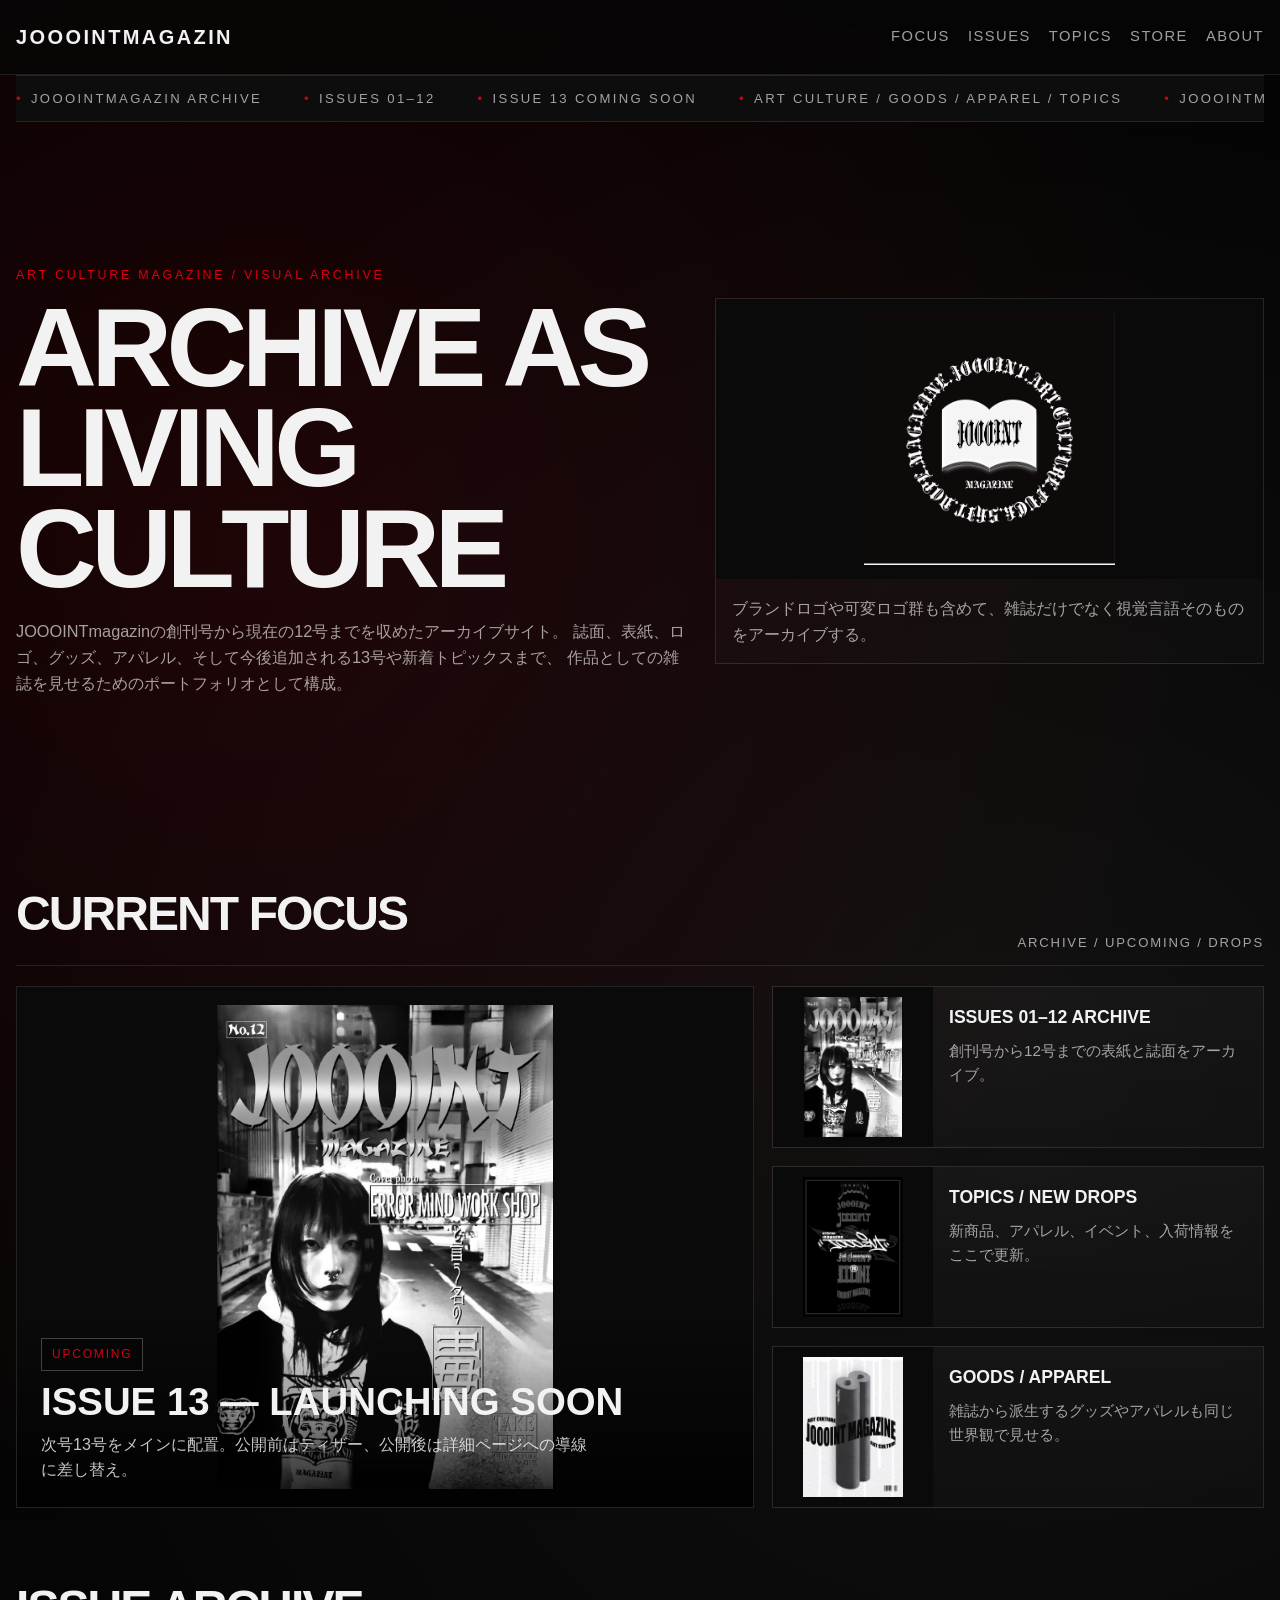
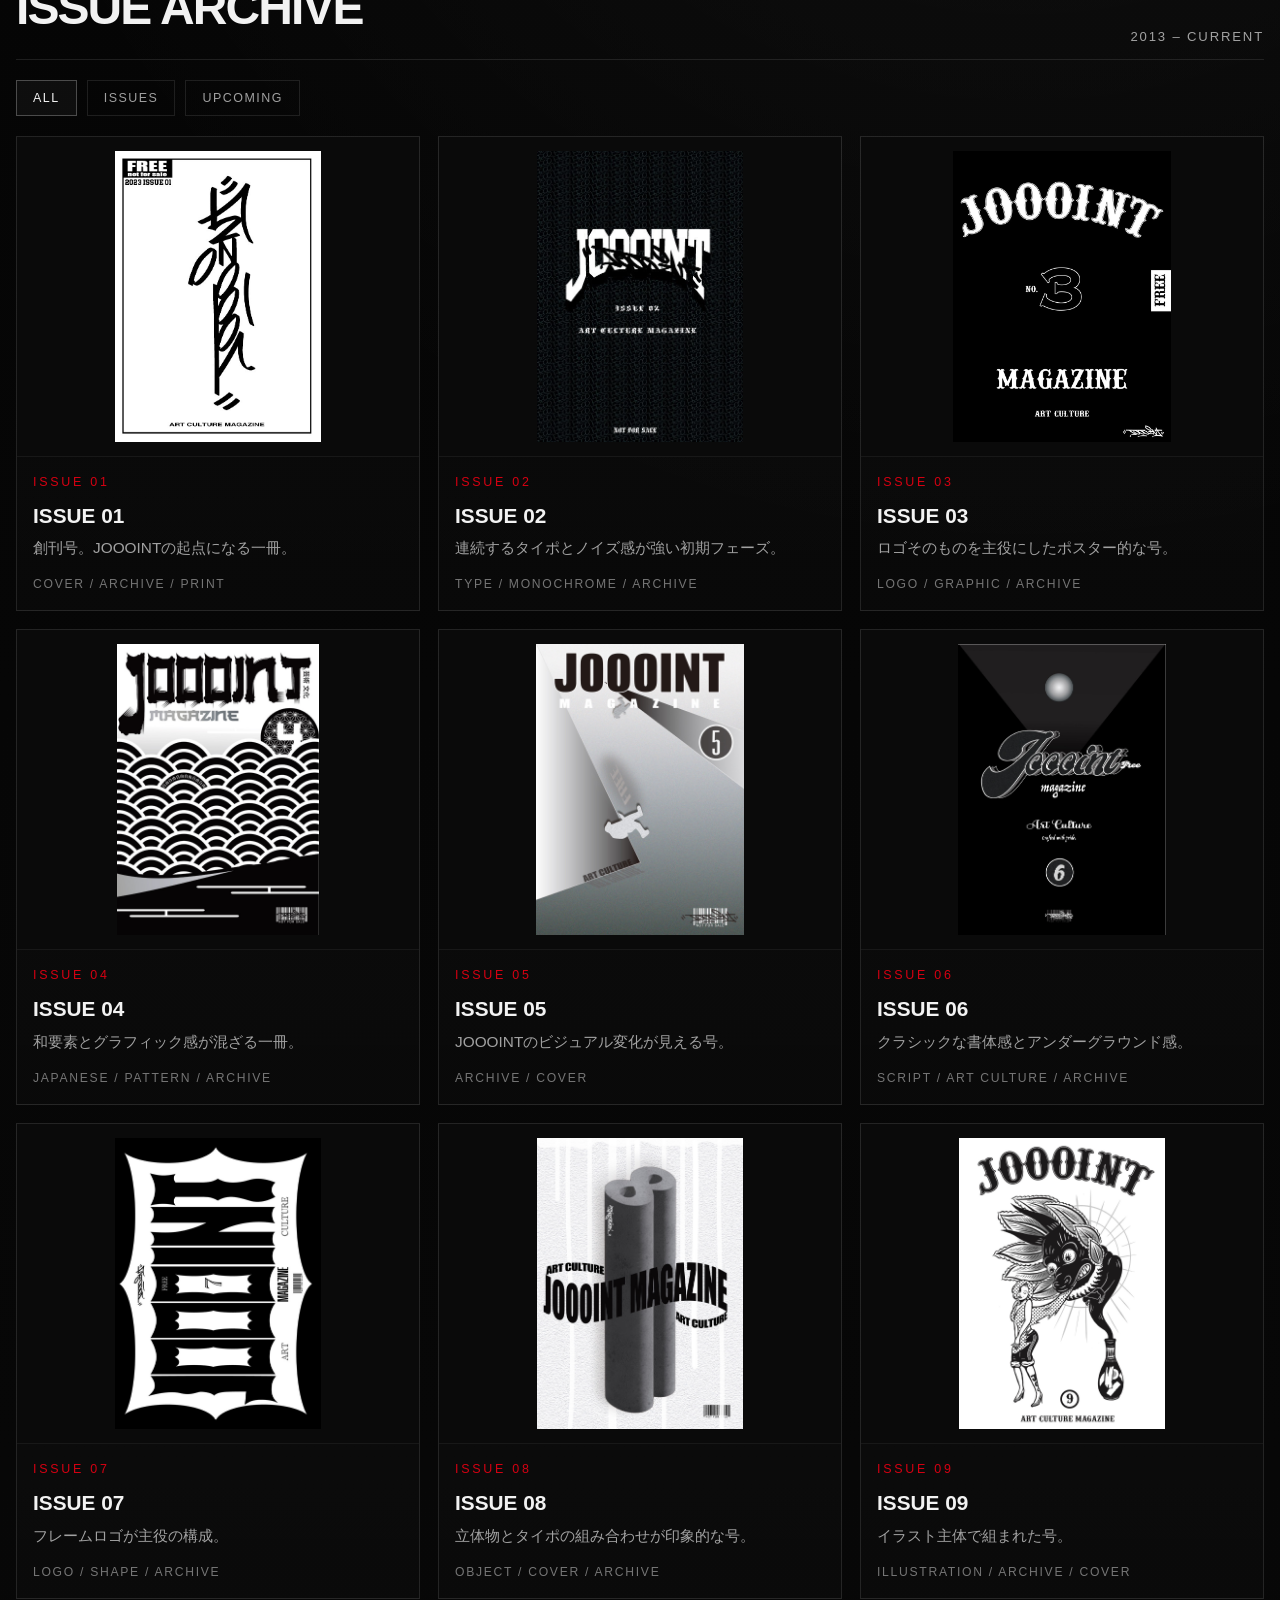
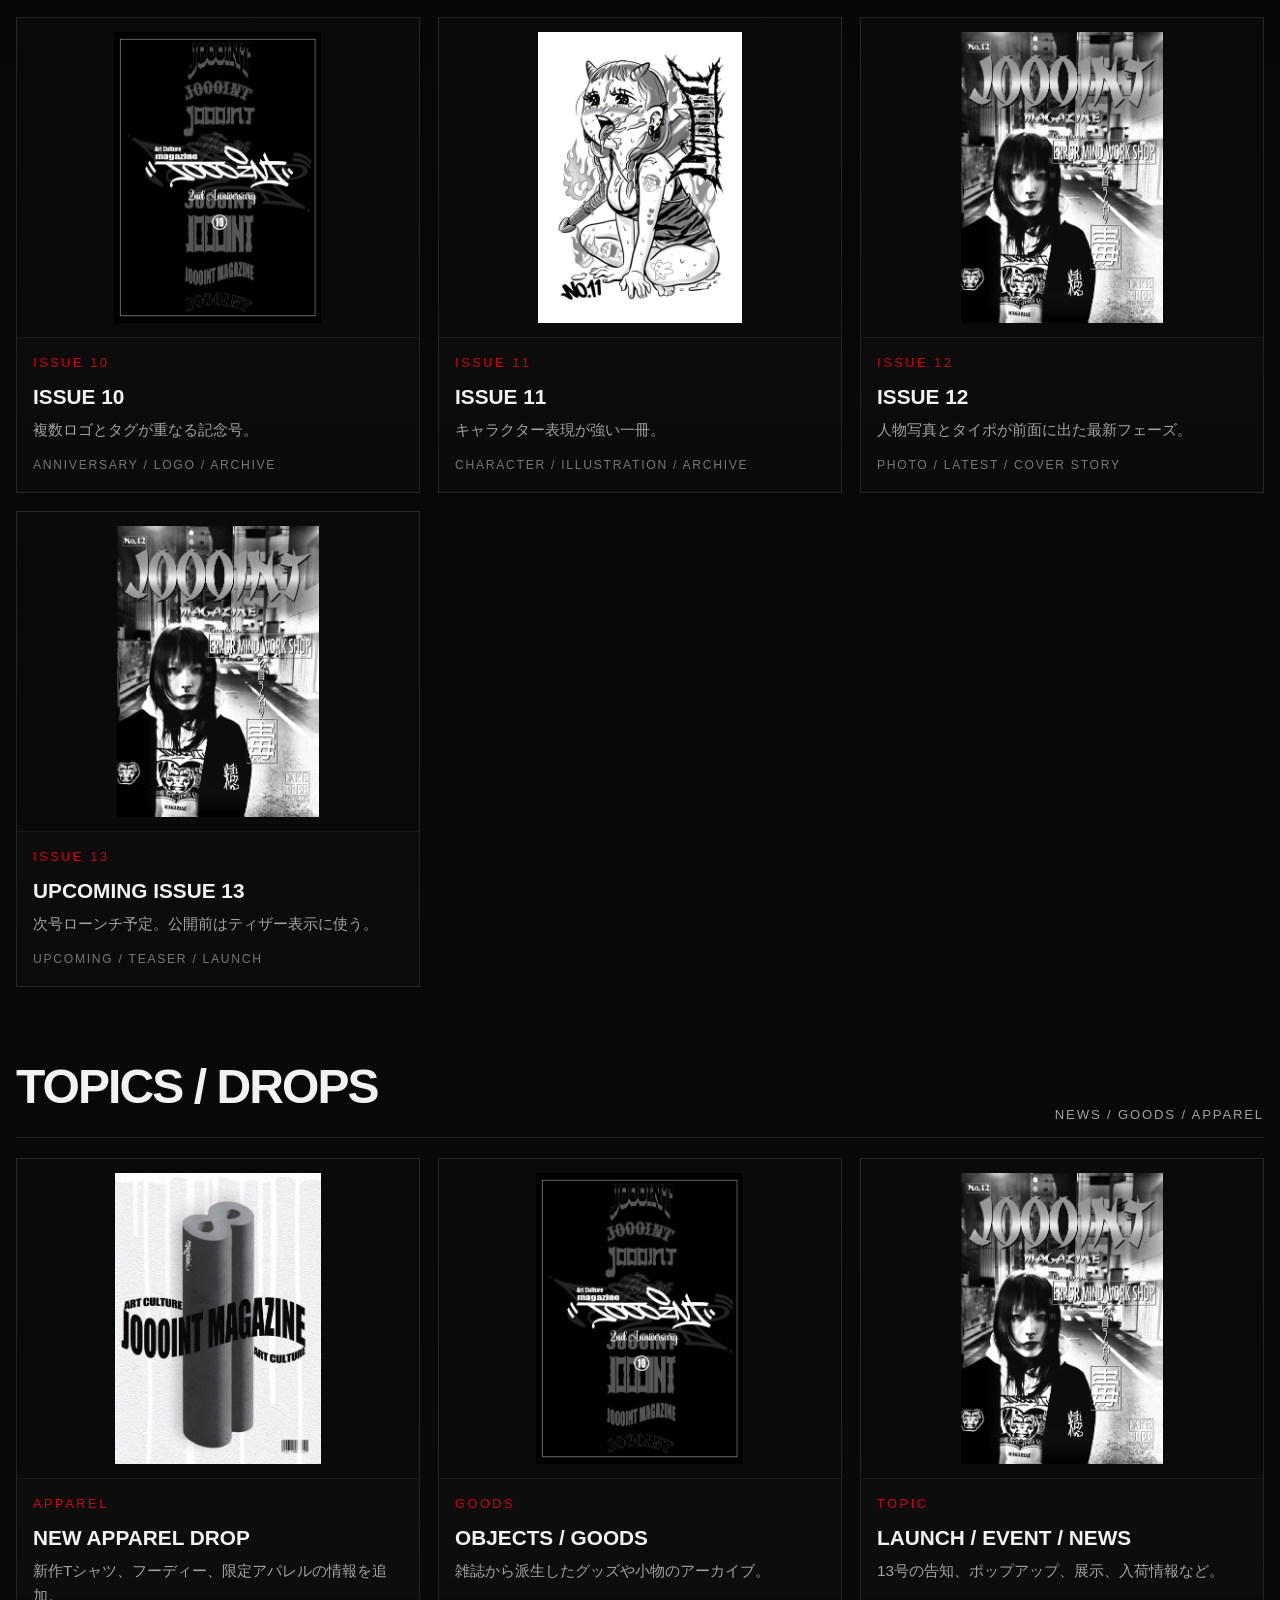
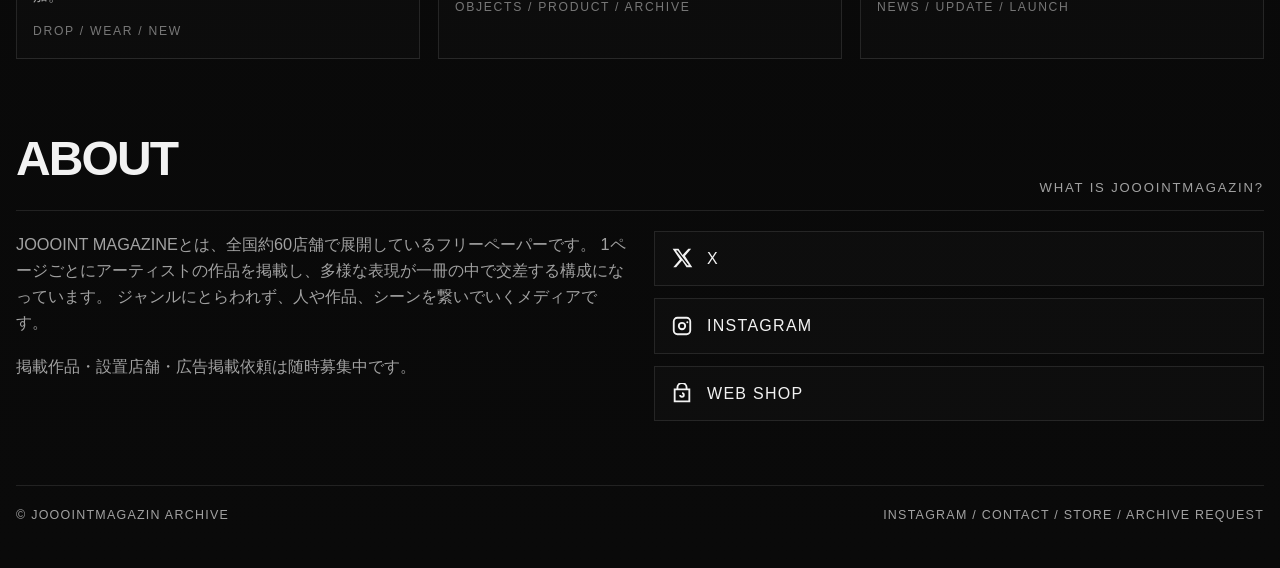
<file: index.html>
<!DOCTYPE html>
<html lang="ja">
<head>
  <meta charset="UTF-8" />
  <meta name="viewport" content="width=device-width, initial-scale=1.0" />
  <title>JOOOINTmagazin</title>
  <link rel="stylesheet" href="styles.css" />
</head>
<body>
  <div class="site-shell">
    <header>
      <div class="nav">
        <a href="index.html" class="logo-text">JOOOINTmagazin</a>
        <nav class="nav-links">
          <a href="#focus">Focus</a>
          <a href="#issues">Issues</a>
          <a href="#topics">Topics</a>
          <a href="store.html">Store</a>
          <a href="#about">About</a>
        </nav>
      </div>
    </header>

    <main id="top">
      <section class="ticker">
        <div class="ticker-track">
          <div class="ticker-item"><span>•</span>JOOOINTMAGAZIN ARCHIVE</div>
          <div class="ticker-item"><span>•</span>ISSUES 01–12</div>
          <div class="ticker-item"><span>•</span>ISSUE 13 COMING SOON</div>
          <div class="ticker-item"><span>•</span>ART CULTURE / GOODS / APPAREL / TOPICS</div>
          <div class="ticker-item"><span>•</span>JOOOINTMAGAZIN ARCHIVE</div>
          <div class="ticker-item"><span>•</span>ISSUES 01–12</div>
          <div class="ticker-item"><span>•</span>ISSUE 13 COMING SOON</div>
          <div class="ticker-item"><span>•</span>ART CULTURE / GOODS / APPAREL / TOPICS</div>
        </div>
      </section>

      <section class="hero reveal">
        <div>
          <div class="eyebrow">Art culture magazine / visual archive</div>
          <h1>Archive as<br>Living Culture</h1>
          <p>
            JOOOINTmagazinの創刊号から現在の12号までを収めたアーカイブサイト。
            誌面、表紙、ロゴ、グッズ、アパレル、そして今後追加される13号や新着トピックスまで、
            作品としての雑誌を見せるためのポートフォリオとして構成。
          </p>
        </div>

        <div class="hero-subgrid">
          <div class="panel">
            <img src="IMG_2910.JPG" alt="JOOOINT logo circle">
            <div class="panel-body">
              <p>ブランドロゴや可変ロゴ群も含めて、雑誌だけでなく視覚言語そのものをアーカイブする。</p>
            </div>
          </div>
        </div>
      </section>

      <section class="section reveal" id="focus">
        <div class="section-head">
          <h2>Current Focus</h2>
          <p>archive / upcoming / drops</p>
        </div>
        <div class="focus-grid">
          <a class="feature-card" id="feature-card" href="#">
            <img id="feature-image" src="" alt="featured image">
            <div class="feature-overlay">
              <div class="tag" id="feature-tag"></div>
              <h3 id="feature-title"></h3>
              <p id="feature-text"></p>
            </div>
          </a>
          <div class="side-stack" id="focus-side"></div>
        </div>
      </section>

      <section class="section reveal" id="issues">
        <div class="section-head">
          <h2>Issue Archive</h2>
          <p>2013 – current</p>
        </div>
        <div class="controls" id="issue-filters"></div>
        <div class="card-grid" id="issues-grid"></div>
      </section>

      <section class="section reveal" id="topics">
        <div class="section-head">
          <h2>Topics / Drops</h2>
          <p>news / goods / apparel</p>
        </div>
        <div class="card-grid" id="topics-grid"></div>
      </section>

     <section class="section reveal" id="about">
  <div class="section-head">
    <h2>About</h2>
    <p>what is jooointmagazin?</p>
  </div>

  <div class="about-grid">
    <div>
      <p>
        JOOOINT MAGAZINEとは、全国約60店舗で展開しているフリーペーパーです。
        1ページごとにアーティストの作品を掲載し、多様な表現が一冊の中で交差する構成になっています。
        ジャンルにとらわれず、人や作品、シーンを繋いでいくメディアです。
      </p>
      <p style="margin-top: 18px;">
        掲載作品・設置店舗・広告掲載依頼は随時募集中です。
      </p>
    </div>

    <div class="about-side">
      <div class="about-links">
        <a href="https://x.com/JOOOINT_mag" target="_blank" rel="noopener noreferrer" class="social-link" aria-label="X">
          <span class="social-icon">
            <svg viewBox="0 0 24 24" aria-hidden="true">
              <path d="M18.9 2H22l-6.77 7.74L23.2 22h-6.24l-4.89-7.4L5.6 22H2.5l7.24-8.28L1.8 2h6.4l4.42 6.76L18.9 2Zm-1.1 18h1.73L7.26 3.9H5.4L17.8 20Z"/>
            </svg>
          </span>
          <span>X</span>
        </a>

        <a href="https://www.instagram.com/joooint_mag/" target="_blank" rel="noopener noreferrer" class="social-link" aria-label="Instagram">
          <span class="social-icon">
            <svg viewBox="0 0 24 24" aria-hidden="true">
              <path d="M7 2h10a5 5 0 0 1 5 5v10a5 5 0 0 1-5 5H7a5 5 0 0 1-5-5V7a5 5 0 0 1 5-5Zm0 2a3 3 0 0 0-3 3v10a3 3 0 0 0 3 3h10a3 3 0 0 0 3-3V7a3 3 0 0 0-3-3H7Zm5 3.5A4.5 4.5 0 1 1 7.5 12 4.5 4.5 0 0 1 12 7.5Zm0 2A2.5 2.5 0 1 0 14.5 12 2.5 2.5 0 0 0 12 9.5ZM17.8 6.7a1.1 1.1 0 1 1-1.1 1.1 1.1 1.1 0 0 1 1.1-1.1Z"/>
            </svg>
          </span>
          <span>Instagram</span>
        </a>

        <a href="YOUR_SHOP_URL" target="_blank" rel="noopener noreferrer" class="social-link" aria-label="Web Shop">
          <span class="social-icon">
            <svg viewBox="0 0 24 24" aria-hidden="true">
              <path d="M6 6V5a6 6 0 1 1 12 0v1h3v15H3V6h3Zm2 0h8V5a4 4 0 1 0-8 0v1Zm-3 2v11h14V8H5Zm7 2a3 3 0 1 1-3 3h2a1 1 0 1 0 1-1V10Z"/>
            </svg>
          </span>
          <span>Web Shop</span>
        </a>
      </div>
    </div>
  </div>
</section>
    </main>

    <footer class="footer">
      <div>© JOOOINTmagazin Archive</div>
      <div>Instagram / Contact / Store / Archive Request</div>
    </footer>
  </div>

  <script src="data.js"></script>
  <script>
    const issueFilters = [
      { label: 'All', value: 'all' },
      { label: 'Issues', value: 'issue' },
      { label: 'Upcoming', value: 'upcoming' }
    ];

    function createArchiveCard(item, type = 'issue') {
      const label = type === 'issue' ? `Issue ${item.no}` : item.label;
      return `
        <a class="archive-card" href="${item.link || '#'}">
          <img src="${item.image}" alt="${item.title}">
          <div class="text">
            <div class="eyeline">${label}</div>
            <h3>${item.title}</h3>
            <p>${item.description}</p>
            <div class="meta">${item.meta}</div>
          </div>
        </a>
      `;
    }

    function renderFeatured() {
      const feature = siteData.featured;
      document.getElementById('feature-card').href = feature.link || '#';
      document.getElementById('feature-image').src = feature.image;
      document.getElementById('feature-image').alt = feature.title;
      document.getElementById('feature-tag').textContent = feature.tag;
      document.getElementById('feature-title').textContent = feature.title;
      document.getElementById('feature-text').textContent = feature.text;

      document.getElementById('focus-side').innerHTML = siteData.focusCards.map(card => `
        <a class="mini-card" href="${card.link || '#'}">
          <img src="${card.image}" alt="${card.title}">
          <div>
            <h3>${card.title}</h3>
            <p>${card.text}</p>
          </div>
        </a>
      `).join('');
    }

    function renderFilters(active = 'all') {
      const wrap = document.getElementById('issue-filters');
      wrap.innerHTML = issueFilters.map(filter => `
        <button class="filter-btn ${filter.value === active ? 'active' : ''}" data-filter="${filter.value}">
          ${filter.label}
        </button>
      `).join('');

      wrap.querySelectorAll('.filter-btn').forEach(btn => {
        btn.addEventListener('click', () => {
          renderFilters(btn.dataset.filter);
          renderIssues(btn.dataset.filter);
        });
      });
    }

    function renderIssues(filter = 'all') {
      const grid = document.getElementById('issues-grid');
      const filtered = filter === 'all'
        ? siteData.issues
        : siteData.issues.filter(item => item.category === filter);
      grid.innerHTML = filtered.map(item => createArchiveCard(item, 'issue')).join('');
    }

    function renderTopics() {
      document.getElementById('topics-grid').innerHTML = siteData.topics
        .map(item => createArchiveCard(item, 'topic'))
        .join('');
    }

    function initReveal() {
      const reveals = document.querySelectorAll('.reveal');
      const observer = new IntersectionObserver((entries) => {
        entries.forEach(entry => {
          if (entry.isIntersecting) entry.target.classList.add('visible');
        });
      }, { threshold: 0.12 });
      reveals.forEach(el => observer.observe(el));
    }

    renderFeatured();
    renderFilters();
    renderIssues();
    renderTopics();
    initReveal();
  </script>
</body>
</html>
</file>
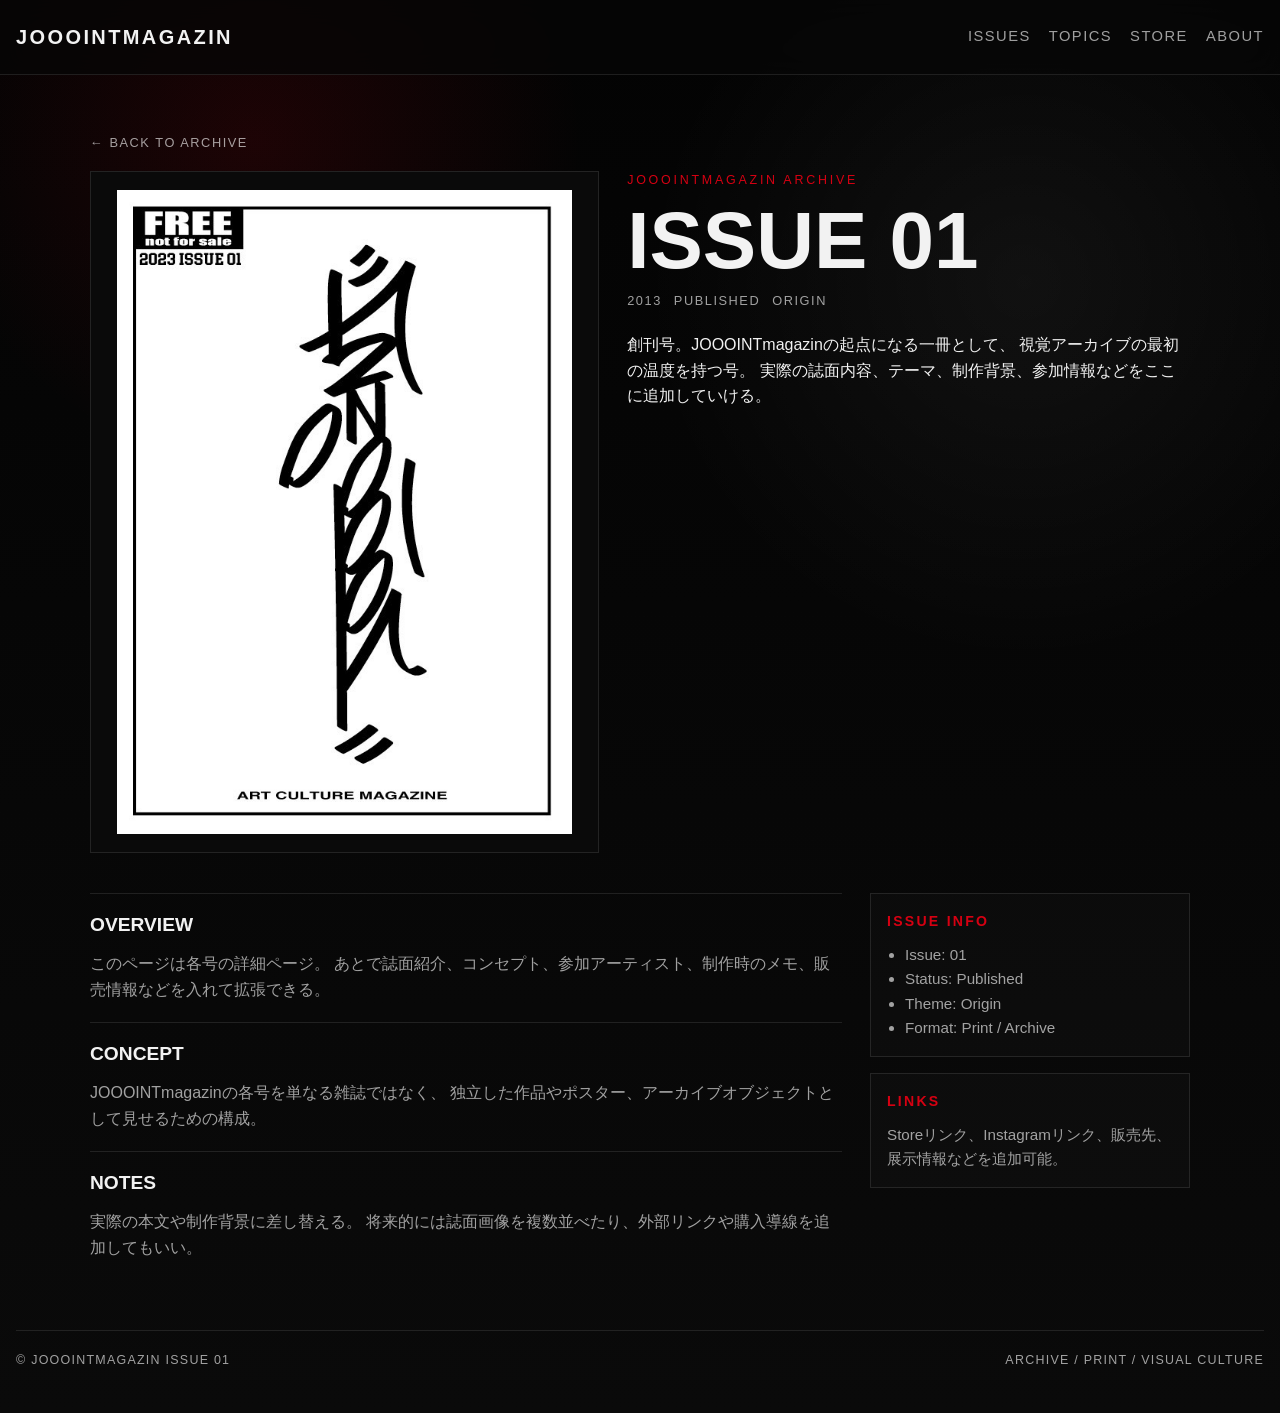
<file: issue-01.html>
<!DOCTYPE html>
<html lang="ja">
<head>
  <meta charset="UTF-8" />
  <meta name="viewport" content="width=device-width, initial-scale=1.0" />
  <title>Issue 01 | JOOOINTmagazin</title>
  <link rel="stylesheet" href="styles.css" />
</head>
<body>
  <div class="site-shell">
    <header>
      <div class="nav">
        <a href="index.html" class="logo-text">JOOOINTmagazin</a>
        <nav class="nav-links">
          <a href="index.html#issues">Issues</a>
          <a href="index.html#topics">Topics</a>
          <a href="store.html">Store</a>
          <a href="index.html#about">About</a>
        </nav>
      </div>
    </header>

    <main class="issue-page">
      <a href="index.html#issues" class="back-link">← Back to Archive</a>

      <section class="issue-hero">
        <div class="issue-hero-image">
          <img src="issue-01.JPG" alt="Issue 01 cover">
        </div>

        <div class="issue-hero-copy">
          <div class="eyebrow">JOOOINTmagazin Archive</div>
          <h1>Issue 01</h1>
          <div class="issue-meta-line">
            <span>2013</span>
            <span>Published</span>
            <span>Origin</span>
          </div>
          <p>
            創刊号。JOOOINTmagazinの起点になる一冊として、
            視覚アーカイブの最初の温度を持つ号。
            実際の誌面内容、テーマ、制作背景、参加情報などをここに追加していける。
          </p>
        </div>
      </section>

      <section class="issue-body">
        <div class="issue-text">
          <div class="issue-text-block">
            <h2>Overview</h2>
            <p>
              このページは各号の詳細ページ。
              あとで誌面紹介、コンセプト、参加アーティスト、制作時のメモ、販売情報などを入れて拡張できる。
            </p>
          </div>

          <div class="issue-text-block">
            <h2>Concept</h2>
            <p>
              JOOOINTmagazinの各号を単なる雑誌ではなく、
              独立した作品やポスター、アーカイブオブジェクトとして見せるための構成。
            </p>
          </div>

          <div class="issue-text-block">
            <h2>Notes</h2>
            <p>
              実際の本文や制作背景に差し替える。
              将来的には誌面画像を複数並べたり、外部リンクや購入導線を追加してもいい。
            </p>
          </div>
        </div>

        <aside class="issue-side">
          <div class="issue-box">
            <h3>Issue Info</h3>
            <ul>
              <li>Issue: 01</li>
              <li>Status: Published</li>
              <li>Theme: Origin</li>
              <li>Format: Print / Archive</li>
            </ul>
          </div>

          <div class="issue-box">
            <h3>Links</h3>
            <p>Storeリンク、Instagramリンク、販売先、展示情報などを追加可能。</p>
          </div>
        </aside>
      </section>
    </main>

    <footer class="footer">
      <div>© JOOOINTmagazin Issue 01</div>
      <div>Archive / Print / Visual Culture</div>
    </footer>
  </div>
</body>
</html>
</file>
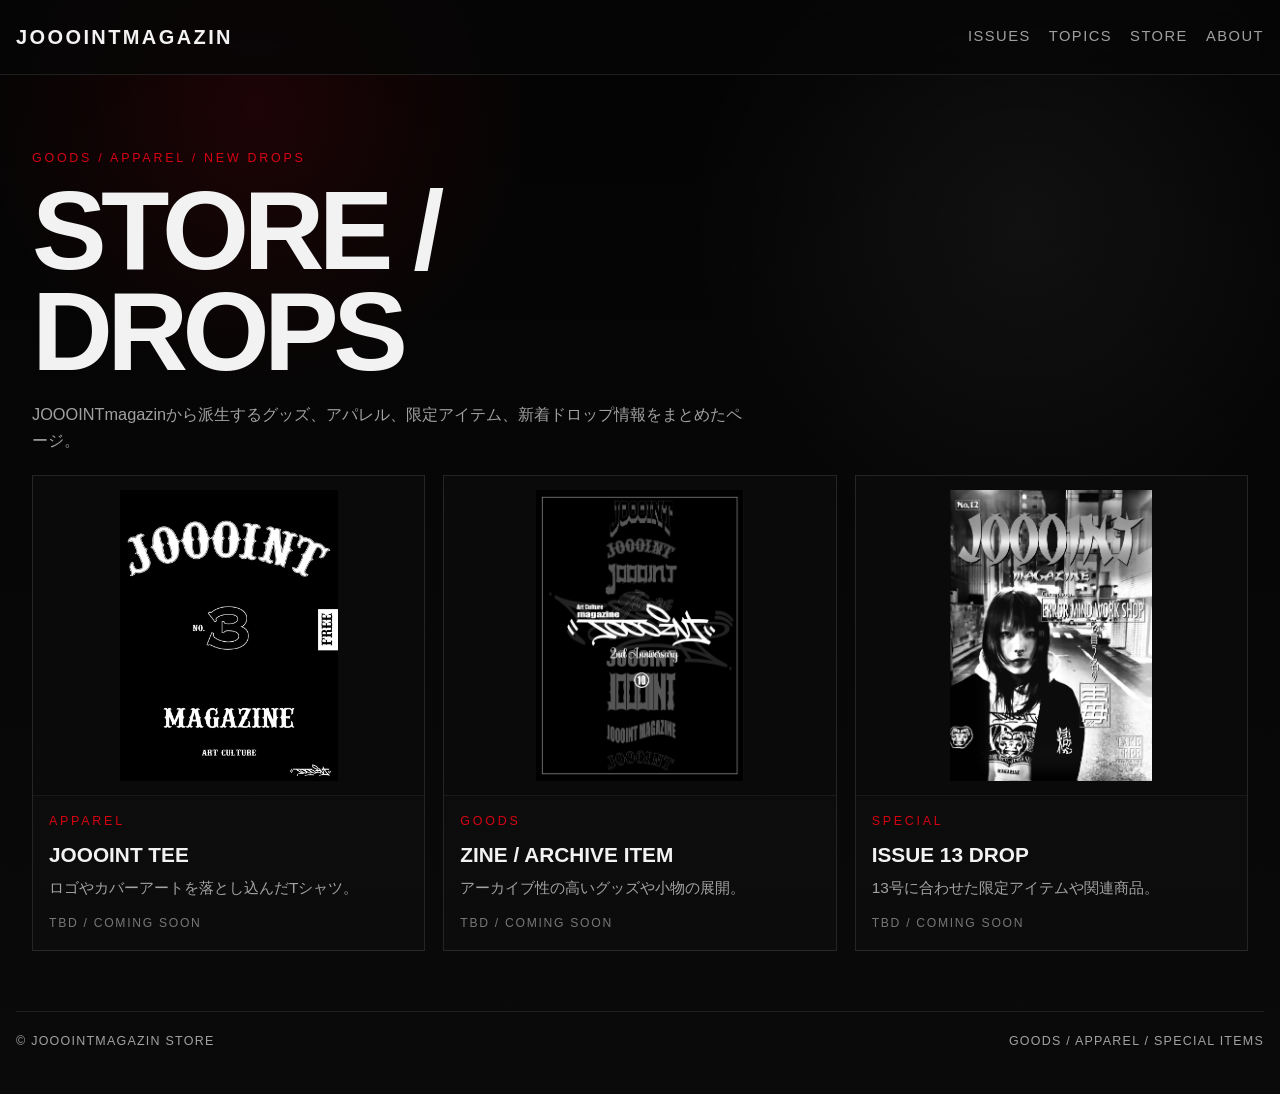
<file: store.html>
<!DOCTYPE html>
<html lang="ja">
<head>
  <meta charset="UTF-8" />
  <meta name="viewport" content="width=device-width, initial-scale=1.0" />
  <title>Store | JOOOINTmagazin</title>
  <link rel="stylesheet" href="styles.css" />
</head>
<body>
  <div class="site-shell">
    <header>
      <div class="nav">
        <a href="index.html" class="logo-text">JOOOINTmagazin</a>
        <nav class="nav-links">
          <a href="index.html#issues">Issues</a>
          <a href="index.html#topics">Topics</a>
          <a href="store.html">Store</a>
          <a href="index.html#about">About</a>
        </nav>
      </div>
    </header>

    <main>
      <section class="store-hero">
        <div class="product-kicker">Goods / Apparel / New Drops</div>
        <h1>Store /<br>Drops</h1>
        <p>JOOOINTmagazinから派生するグッズ、アパレル、限定アイテム、新着ドロップ情報をまとめたページ。</p>
      </section>

      <section class="store-content">
        <div class="card-grid" id="products-grid"></div>
      </section>
    </main>

    <footer class="footer">
      <div>© JOOOINTmagazin Store</div>
      <div>Goods / Apparel / Special Items</div>
    </footer>
  </div>

  <script src="data.js"></script>
  <script>
    document.getElementById('products-grid').innerHTML = siteData.products.map(item => `
      <a class="archive-card" href="${item.link || '#'}">
        <img src="${item.image}" alt="${item.title}">
        <div class="text">
          <div class="eyeline">${item.label}</div>
          <h3>${item.title}</h3>
          <p>${item.description}</p>
          <div class="meta">${item.price} / ${item.status}</div>
        </div>
      </a>
    `).join('');
  </script>
</body>
</html>
</file>
<file: styles.css>
* {
  box-sizing: border-box;
  margin: 0;
  padding: 0;
}

:root {
  --bg: #070707;
  --panel: #101010;
  --panel-2: #151515;
  --line: rgba(255,255,255,0.1);
  --text: #f2f2f2;
  --muted: rgba(255,255,255,0.62);
  --accent: #d60012;
}

html {
  scroll-behavior: smooth;
}

body {
  font-family: Arial, Helvetica, sans-serif;
  background:
    radial-gradient(circle at 20% 10%, rgba(214,0,18,0.12), transparent 20%),
    radial-gradient(circle at 80% 20%, rgba(255,255,255,0.05), transparent 25%),
    linear-gradient(180deg, #030303 0%, #0a0a0a 100%);
  color: var(--text);
  line-height: 1.6;
  overflow-x: hidden;
}

body::before {
  content: "";
  position: fixed;
  inset: 0;
  pointer-events: none;
  background-image:
    linear-gradient(rgba(255,255,255,0.02) 1px, transparent 1px),
    linear-gradient(90deg, rgba(255,255,255,0.02) 1px, transparent 1px);
  background-size: 28px 28px;
  opacity: 0.22;
}

a {
  color: inherit;
  text-decoration: none;
}

img {
  max-width: 100%;
  display: block;
}

.site-shell {
  position: relative;
  z-index: 1;
}

header {
  position: sticky;
  top: 0;
  z-index: 50;
  backdrop-filter: blur(14px);
  background: rgba(7,7,7,0.78);
  border-bottom: 1px solid var(--line);
}

.nav {
  width: min(1280px, calc(100% - 32px));
  margin: 0 auto;
  min-height: 74px;
  display: flex;
  align-items: center;
  justify-content: space-between;
  gap: 20px;
}

.logo-text {
  font-size: 1.25rem;
  font-weight: 800;
  letter-spacing: 0.12em;
  text-transform: uppercase;
}

.nav-links {
  display: flex;
  gap: 18px;
  flex-wrap: wrap;
}

.nav-links a {
  color: var(--muted);
  font-size: 0.92rem;
  text-transform: uppercase;
  letter-spacing: 0.1em;
  transition: color 0.25s ease;
}

.nav-links a:hover {
  color: var(--text);
}

main,
.store-content,
.store-hero {
  width: min(1280px, calc(100% - 32px));
  margin: 0 auto;
}

.ticker {
  overflow: hidden;
  border-bottom: 1px solid var(--line);
  border-top: 1px solid var(--line);
  background: #0d0d0d;
}

.ticker-track {
  display: flex;
  gap: 42px;
  width: max-content;
  padding: 12px 0;
  animation: tickerMove 28s linear infinite;
}

.ticker-item {
  font-size: 0.82rem;
  letter-spacing: 0.18em;
  text-transform: uppercase;
  color: var(--muted);
  white-space: nowrap;
}

.ticker-item span {
  color: var(--accent);
  margin-right: 8px;
}

@keyframes tickerMove {
  from { transform: translateX(0); }
  to { transform: translateX(-50%); }
}

.hero {
  min-height: 78vh;
  display: grid;
  grid-template-columns: 1.1fr 0.9fr;
  gap: 28px;
  align-items: center;
  padding: 72px 0 56px;
}

.eyebrow,
.eyeline,
.product-kicker {
  color: var(--accent);
  font-size: 0.78rem;
  letter-spacing: 0.22em;
  text-transform: uppercase;
  margin-bottom: 12px;
}

.hero h1,
.store-hero h1 {
  font-size: clamp(3rem, 9vw, 7rem);
  line-height: 0.9;
  letter-spacing: -0.05em;
  text-transform: uppercase;
  margin-bottom: 18px;
}

.hero p,
.store-hero p,
.about-grid p {
  color: var(--muted);
  max-width: 720px;
  font-size: 1.02rem;
}

.hero-subgrid {
  display: grid;
  grid-template-columns: 1fr;
  gap: 18px;
}

.panel,
.archive-card,
.feature-card,
.mini-card {
  background: linear-gradient(180deg, rgba(255,255,255,0.03), rgba(255,255,255,0.015));
  border: 1px solid var(--line);
  overflow: hidden;
  position: relative;
}

.panel {
  min-height: 280px;
}

.panel img {
  width: 100%;
  height: 280px;
  object-fit: contain;
  object-position: center;
  background: #0a0a0a;
  padding: 14px;
}

.panel-body,
.panel-meta {
  padding: 16px;
}

.panel-meta {
  display: grid;
  gap: 8px;
  color: var(--muted);
}

.section {
  padding: 52px 0 10px;
}

.section-head {
  display: flex;
  justify-content: space-between;
  align-items: end;
  gap: 16px;
  margin-bottom: 20px;
  border-bottom: 1px solid var(--line);
  padding-bottom: 12px;
}

.section-head h2 {
  font-size: clamp(1.8rem, 4vw, 3rem);
  text-transform: uppercase;
  letter-spacing: -0.04em;
}

.section-head p {
  color: var(--muted);
  text-transform: uppercase;
  font-size: 0.82rem;
  letter-spacing: 0.14em;
}

.focus-grid {
  display: grid;
  grid-template-columns: 1.2fr 0.8fr;
  gap: 18px;
}

.feature-card {
  min-height: 520px;
  transform: translateY(0);
  transition: transform 0.35s ease, border-color 0.35s ease;
  display: block;
  background: #0a0a0a;
}

.feature-card img {
  width: 100%;
  height: 520px;
  object-fit: contain;
  object-position: center;
  background: #0a0a0a;
  padding: 18px;
}

.feature-card:hover,
.archive-card:hover,
.mini-card:hover {
  transform: translateY(-6px);
  border-color: rgba(255,255,255,0.24);
}

.feature-overlay {
  position: absolute;
  inset: auto 0 0 0;
  padding: 24px;
  background: linear-gradient(180deg, transparent, rgba(0,0,0,0.9));
}

.feature-overlay h3 {
  font-size: clamp(1.5rem, 3vw, 2.6rem);
  line-height: 1;
  margin-bottom: 10px;
  text-transform: uppercase;
}

.feature-overlay p {
  color: rgba(255,255,255,0.78);
  max-width: 560px;
}

.tag {
  display: inline-block;
  margin-bottom: 12px;
  padding: 6px 10px;
  border: 1px solid rgba(255,255,255,0.24);
  color: var(--accent);
  font-size: 0.75rem;
  letter-spacing: 0.15em;
  text-transform: uppercase;
  background: rgba(0,0,0,0.35);
}

.side-stack {
  display: grid;
  gap: 18px;
}

.mini-card {
  min-height: 160px;
  display: grid;
  grid-template-columns: 160px 1fr;
}

.mini-card img {
  width: 100%;
  height: 160px;
  object-fit: contain;
  object-position: center;
  background: #0a0a0a;
  padding: 10px;
}

.mini-card div {
  padding: 16px;
}

.mini-card h3 {
  font-size: 1.1rem;
  text-transform: uppercase;
  margin-bottom: 8px;
}

.mini-card p {
  color: var(--muted);
  font-size: 0.95rem;
}

.controls {
  display: flex;
  gap: 10px;
  flex-wrap: wrap;
  margin-bottom: 20px;
}

.filter-btn {
  background: transparent;
  color: var(--muted);
  border: 1px solid var(--line);
  padding: 10px 16px;
  cursor: pointer;
  text-transform: uppercase;
  letter-spacing: 0.12em;
  font-size: 0.78rem;
  transition: all 0.25s ease;
}

.filter-btn.active,
.filter-btn:hover {
  color: var(--text);
  border-color: rgba(255,255,255,0.25);
  background: rgba(255,255,255,0.04);
}

.card-grid {
  display: grid;
  grid-template-columns: repeat(3, minmax(0, 1fr));
  gap: 18px;
}

.archive-card {
  min-height: 460px;
  transition: transform 0.35s ease, border-color 0.35s ease;
  display: flex;
  flex-direction: column;
}

.archive-card img {
  width: 100%;
  height: 320px;
  object-fit: contain;
  object-position: center;
  background: #0a0a0a;
  padding: 14px;
  border-bottom: 1px solid rgba(255,255,255,0.06);
}

.archive-card .text {
  padding: 16px;
  flex: 1;
}

.archive-card h3 {
  font-size: 1.3rem;
  line-height: 1.05;
  text-transform: uppercase;
  margin-bottom: 10px;
}

.archive-card p {
  color: var(--muted);
  font-size: 0.96rem;
  margin-bottom: 14px;
}

.meta {
  color: rgba(255,255,255,0.44);
  font-size: 0.76rem;
  letter-spacing: 0.14em;
  text-transform: uppercase;
}

.about-grid {
  display: grid;
  grid-template-columns: 1fr 1fr;
  gap: 28px;
  padding-bottom: 54px;
}

.store-hero {
  padding: 74px 0 22px;
}

.store-content {
  padding-bottom: 60px;
}

.footer {
  width: min(1280px, calc(100% - 32px));
  margin: 0 auto;
  padding: 20px 0 42px;
  border-top: 1px solid var(--line);
  color: var(--muted);
  display: flex;
  justify-content: space-between;
  gap: 16px;
  flex-wrap: wrap;
  text-transform: uppercase;
  letter-spacing: 0.1em;
  font-size: 0.78rem;
}

.reveal {
  opacity: 0;
  transform: translateY(24px);
  transition: opacity 0.8s ease, transform 0.8s ease;
}

.reveal.visible {
  opacity: 1;
  transform: translateY(0);
}

.issue-page {
  width: min(1100px, calc(100% - 32px));
  margin: 0 auto;
  padding: 54px 0 70px;
}

.issue-hero {
  display: grid;
  grid-template-columns: 0.95fr 1.05fr;
  gap: 28px;
  align-items: start;
  margin-bottom: 40px;
}

.issue-hero-image {
  border: 1px solid var(--line);
  background: #0a0a0a;
  overflow: hidden;
}

.issue-hero-image img {
  width: 100%;
  height: 680px;
  object-fit: contain;
  object-position: center;
  background: #0a0a0a;
  padding: 18px;
}

.issue-hero-copy h1 {
  font-size: clamp(2.5rem, 7vw, 5rem);
  line-height: 0.95;
  text-transform: uppercase;
  margin-bottom: 12px;
}

.issue-hero-copy .issue-meta-line {
  display: flex;
  gap: 12px;
  flex-wrap: wrap;
  color: var(--muted);
  text-transform: uppercase;
  letter-spacing: 0.12em;
  font-size: 0.8rem;
  margin-bottom: 20px;
}

.issue-body {
  display: grid;
  grid-template-columns: 1fr 320px;
  gap: 28px;
}

.issue-text {
  display: grid;
  gap: 20px;
}

.issue-text-block {
  border-top: 1px solid var(--line);
  padding-top: 16px;
}

.issue-text-block h2 {
  font-size: 1.2rem;
  text-transform: uppercase;
  margin-bottom: 10px;
}

.issue-text-block p {
  color: var(--muted);
}

.issue-side {
  display: grid;
  gap: 16px;
  align-content: start;
}

.issue-box {
  border: 1px solid var(--line);
  background: rgba(255,255,255,0.02);
  padding: 16px;
}

.issue-box h3 {
  font-size: 0.88rem;
  letter-spacing: 0.16em;
  text-transform: uppercase;
  color: var(--accent);
  margin-bottom: 10px;
}

.issue-box p,
.issue-box li {
  color: var(--muted);
  font-size: 0.95rem;
}

.issue-box ul {
  padding-left: 18px;
}

.back-link {
  display: inline-block;
  margin-bottom: 18px;
  color: var(--muted);
  text-transform: uppercase;
  letter-spacing: 0.12em;
  font-size: 0.8rem;
}

.back-link:hover {
  color: var(--text);
}

@media (max-width: 1100px) {
  .card-grid {
    grid-template-columns: repeat(2, minmax(0, 1fr));
  }

  .hero,
  .focus-grid,
  .issue-hero,
  .issue-body,
  .about-grid {
    grid-template-columns: 1fr;
  }

  .issue-hero-image img {
    height: 560px;
  }
}

@media (max-width: 720px) {
  .nav {
    padding: 14px 0;
    align-items: start;
    flex-direction: column;
  }

  .nav-links {
    gap: 12px;
  }

  .mini-card {
    grid-template-columns: 1fr;
  }

  .mini-card img {
    height: 220px;
  }

  .card-grid {
    grid-template-columns: 1fr;
  }

  .archive-card img {
    height: 300px;
  }

  .feature-card {
    min-height: 420px;
  }

  .feature-card img {
    height: 420px;
  }

  .panel img {
    height: 220px;
  }

  .issue-hero-image img {
    height: 420px;
    padding: 12px;
  }
}
.about-side {
  display: flex;
  align-items: flex-start;
  justify-content: flex-end;
}

.about-links {
  width: 100%;
  display: grid;
  gap: 12px;
}

.social-link {
  display: flex;
  align-items: center;
  gap: 14px;
  padding: 14px 16px;
  border: 1px solid var(--line);
  background: rgba(255,255,255,0.02);
  transition: transform 0.25s ease, border-color 0.25s ease, background 0.25s ease;
  text-transform: uppercase;
  letter-spacing: 0.08em;
}

.social-link:hover {
  transform: translateY(-3px);
  border-color: rgba(255,255,255,0.24);
  background: rgba(255,255,255,0.04);
}

.social-icon {
  width: 22px;
  height: 22px;
  display: inline-flex;
  align-items: center;
  justify-content: center;
  flex: 0 0 22px;
}

.social-icon svg {
  width: 22px;
  height: 22px;
  fill: currentColor;
}

@media (max-width: 1100px) {
  .about-side {
    justify-content: flex-start;
  }
}
</file>
